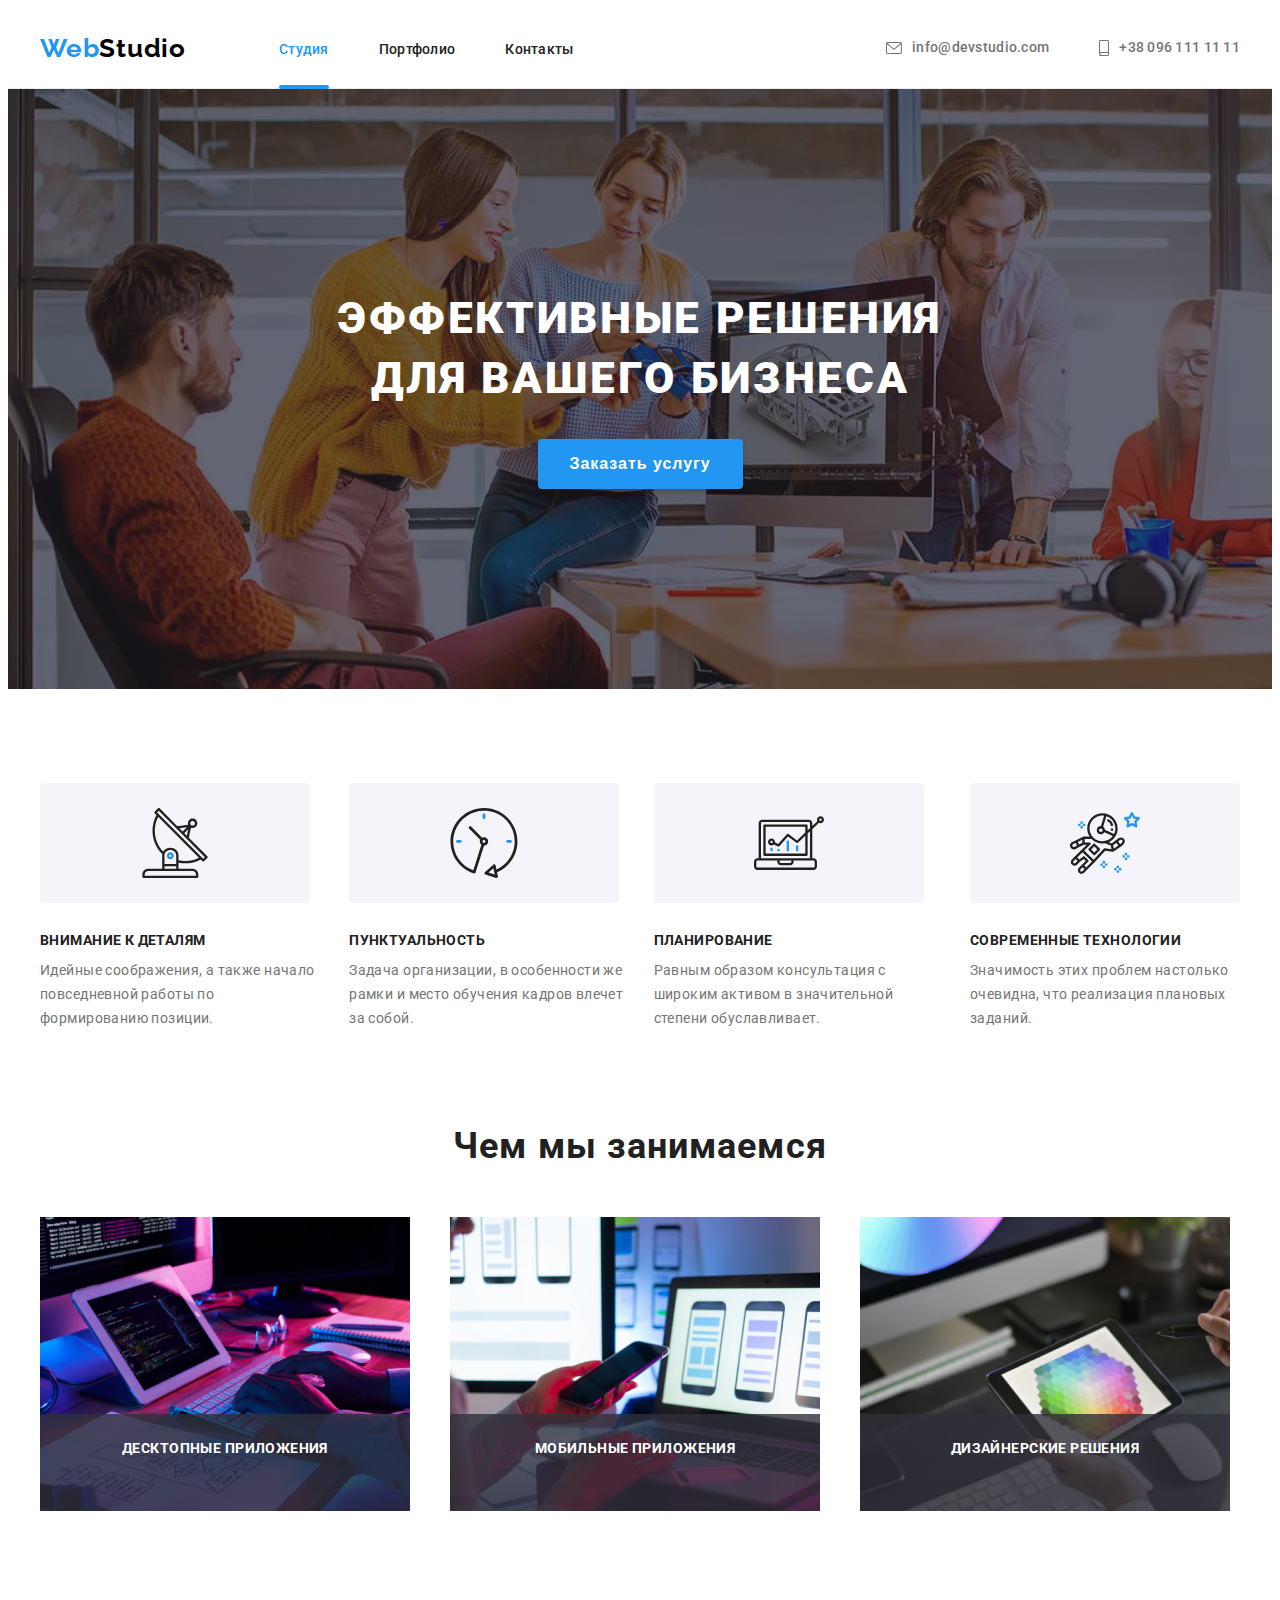
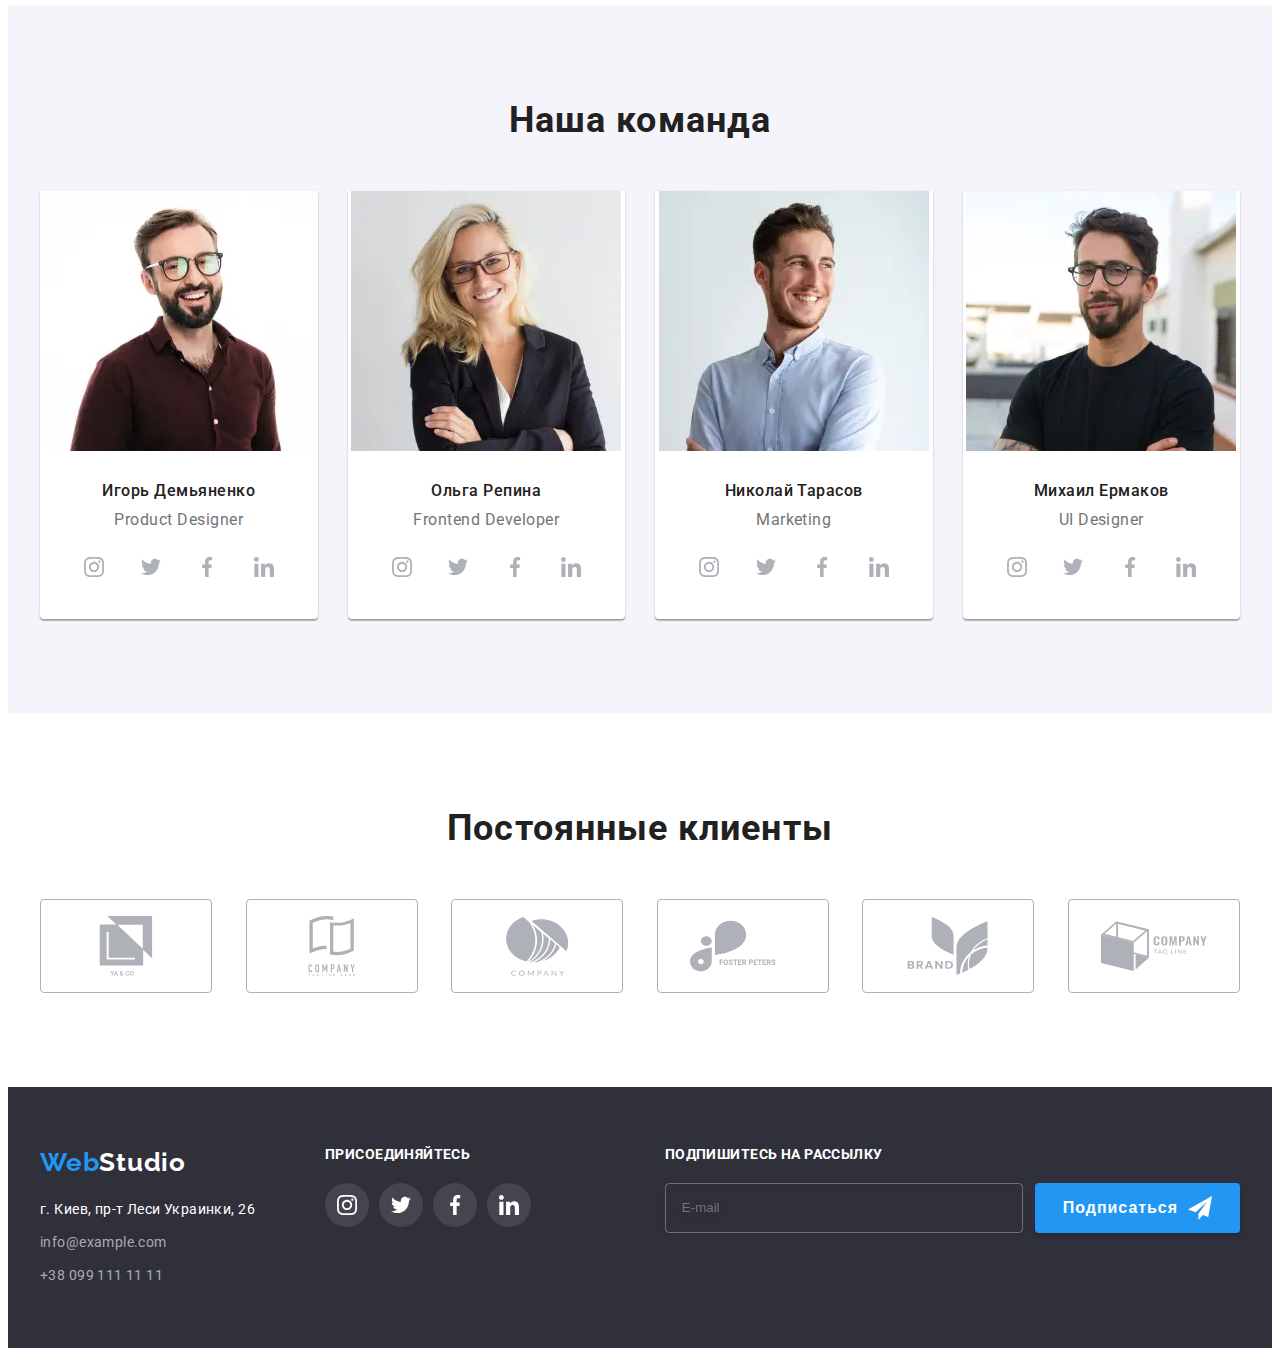
<file: index.html>
<!DOCTYPE html>
<html lang="ru">
<head>
    <meta charset="UTF-8">
    <meta http-equiv="X-UA-Compatible" content="IE=edge">
    <meta name="viewport" content="width=device-width, initial-scale=1.0">
    <title>WebStudio</title>
    <link rel="preconnect" href="https://fonts.gstatic.com">
    <link href="https://fonts.googleapis.com/css2?family=Raleway:wght@700&family=Roboto:wght@400;500;700;900&display=swap"
        rel="stylesheet">
    <link rel="stylesheet" href="https://cdnjs.cloudflare.com/ajax/libs/modern-normalize/1.0.0/modern-normalize.min.css"
            integrity="sha512-ISS7cAi1PEhQ8jnbJpJZMd29NlhNj4AWYyLOSp2CE/CsHxTCu+r+t0D2yoJudVrd0/8fTVPUVDzY5Tvli75u/g=="
            crossorigin="anonymous" />
    <link rel="stylesheet" href="./css/main.min.css">
</head>
<body>
    <!-- Header --> 
    <header class="header">
        <div class="container header-container">
            <nav class="header-navigation">
                <a class="logo-link header__logo link" href="./index.html">
                    <span class="logo-link__first-logo" lang="en">Web<span class="logo-link__second-logo" lang="en">Studio</span></span>
                </a>
                <ul class="navigation-list list">
                    <li class="navigation-list__item">
                        <a class="navigation-list__link header-current link " href="./index.html">Студия</a>
                    </li>
                    <li class="navigation-list__item">
                        <a class="navigation-list__link link" href="./portfolio.html">Портфолио</a>
                    </li>
                    <li class="navigation-list__item">
                        <a class="navigation-list__link link" href="">Контакты</a>
                    </li>
                </ul>
            </nav>
            <button type="button" class="header__mobile-menu-btn" data-menu-button>
                <svg class="header__mobile-menu-icon" width='40px' height='40px'>
                    <use href="./images/sprite.svg#icon-burger"></use>
                </svg>
            </button>
            <ul class="header-contacts-list list">
                <li class="header-contacts-list__item">
                    <a class="header-contacts-list__link link" href="mailto:info@devstudio.com">
                        <svg class="header-contacts-list__logo header-contacts-list__mail-logo" width='16' height="12">
                            <use href="./images/sprite.svg#icon-mail"></use>
                        </svg>
                        info@devstudio.com
                    </a>
                </li>
                <li class="header-contacts-list__item" >
                    <a class="header-contacts-list__link link" href="tel:+380961111111">
                        <svg class="header-contacts-list__logo" width='10' height="16">
                            <use href="./images/sprite.svg#icon-smartphone"></use>
                        </svg>
                        +38 096 111 11 11
                    </a>
                </li>
            </ul>
        </div>
        <div class="mobile-menu" data-menu>
            <div class="container mobile-menu__container">
                <button type="button" class="mobile-menu__close-btn" data-menu-close>
                    <svg class="mobile-menu__close-icon" width="40px" height="40px">
                        <use href="./images/sprite.svg#icon-close"></use>
                    </svg>
                </button>
                <ul class="mobile-menu__nav-list list">
                    <li class="mobile-menu__nav-list-item">
                        <a class="mobile-menu__nav-list-link current link " href="./index.html">Студия</a>
                    </li>
                    <li class="mobile-menu__nav-list-item">
                        <a class="mobile-menu__nav-list-link link" href="./portfolio.html">Портфолио</a>
                    </li>
                    <li class="mobile-menu__nav-list-item">
                        <a href="" class="mobile-menu__nav-list-link link" href="">Контакты</a>
                    </li>
                </ul>
                <ul class="mobile-menu__contacts-list list">
                    <li class="mobile-menu__contacts-list-item">
                        <a class="mobile-menu__contacts-list-link mobile-menu__tel-link link" href="tel:+380961111111">+38 096 111 11 11</a>
                    </li>
                    <li class="mobile-menu__contacts-list-item">
                        <a class="mobile-menu__contacts-list-link mobile-menu__mail-link link" href="mailto:info@devstudio.com">info@devstudio.com</a>
                    </li>
                </ul>
                <ul class="mobile-menu__social-list list">
                    <li class="mobile-menu__social-list-item">
                        <a href="" class="mobile-menu__social-list-link link">Instagram</a>
                    </li>
                    <li class="mobile-menu__social-list-item">
                        <a href="" class="mobile-menu__social-list-link link">Twitter</a>
                    </li>
                    <li class="mobile-menu__social-list-item">
                        <a href="" class="mobile-menu__social-list-link link">Facebook</a>
                    </li>
                    <li class="mobile-menu__social-list-item">
                        <a href="" class="mobile-menu__social-list-link link">LinkedIn</a>
                    </li>
                </ul>
            </div>
        </div>        
    </header>
    <main>
        <!-- Hero section --> 
        <section class="hero">
            <div class="container hero-container">
                <h1 class="hero__title">Эффективные решения для вашего бизнеса</h1>
                <button class="modal-btn hero__btn" type="button" data-modal-open>Заказать услугу</button>
            </div>
        </section>
        <!--Features-->
        <section class="features section">
            <div class="container">
                <h2 hidden>Особенности</h2>
                <ul class="features-list list">
                    <li class="features-list__item">
                        <div class="features-list__bg">
                            <svg class="features-list__logo" width='70' height="70">
                            <use href="./images/sprite.svg#icon-antenna"></use>
                            </svg>
                        </div>
                        <span class="features-list__suptitle">
                            Внимание к деталям
                        </span>
                        <p class="features-list__suptitle-descritpion">
                            Идейные соображения, а также начало повседневной работы по формированию позиции.
                        </p>
                    </li>
                    <li class="features-list__item">
                        <div class="features-list__bg">
                            <svg class="features-list__logo" width='70' height="70">
                                <use href="./images/sprite.svg#icon-clock"></use>
                            </svg>
                        </div>
                        <span class="features-list__suptitle">
                            Пунктуальность
                        </span>
                        <p class="features-list__suptitle-descritpion">
                            Задача организации, в особенности же рамки и место обучения кадров влечет за собой.
                        </p>
                    </li>
                    <li class="features-list__item">
                        <div class="features-list__bg">
                            <svg class="features-list__logo" width='70' height="70">
                                <use href="./images/sprite.svg#icon-diagram"></use>
                            </svg>
                        </div>
                        <span class="features-list__suptitle">
                            Планирование
                        </span>
                        <p class="features-list__suptitle-descritpion">
                            Равным образом консультация с широким активом в значительной степени обуславливает.
                        </p>
                    </li>
                    <li class="features-list__item">
                        <div class="features-list__bg">
                            <svg class="features-list__logo" width='70' height="70">
                                <use href="./images/sprite.svg#icon-astronaut"></use>
                            </svg>
                        </div>
                        <span class="features-list__suptitle">
                            Современные технологии
                        </span>
                        <p class="features-list__suptitle-descritpion">
                            Значимость этих проблем настолько очевидна, что реализация плановых заданий.
                        </p>
                    </li>
                </ul>
            </div>
        </section>
        
        <!--What we do-->
        <section class="what-we-do">
            <div class="container">
                <h2 class="section-title what-we-do__title">Чем мы занимаемся</h2>
                <ul class="what-we-do-list list">
                    <li class="what-we-do-list__item">
                        <img class="what-we-do-list__link" src="./images/whatwedo/image-1.png" alt="Человек набирает код" width="370"
                            height="294">
                        <p class="what-we-do-list__description">
                            Десктопные приложения
                        </p>
                    </li>
                    <li class="what-we-do-list__item">
                        <img class="what-we-do-list__link" src="./images/whatwedo/image-2.png"
                            alt="Человек разрабатывает мобильный дизайн сайта" width="370" height="294">
                        <p class="what-we-do-list__description">
                            Мобильные приложения
                        </p>
                    </li>
                    <li class="what-we-do-list__item">
                        <img class="what-we-do-list__link" src="./images/whatwedo/image-3.png"
                            alt="Человек занимается графическим дизайном" width="370" height="294">
                        <p class="what-we-do-list__description">
                            Дизайнерские решения
                        </p>
                    </li>
                </ul>
            </div>
        </section>
        <!--Our team-->
        <section class="our-team section">
            <div class="container">
                <h2 class="section-title our-team__title">Наша команда</h2>
                <ul class="our-team-list our-team__members list">
                    <li class="our-team-list__item">
                        <picture>
                            <source srcset="./images/team/team-img-1-desktop.webp 1x, ./images/team/team-img-1-desktop@2x.webp 2x" media="(min-width: 1200px") type="image/webp">
                            <source srcset="./images/team/team-img-1-desktop.jpg 1x, ./images/team/team-img-1-desktop@2x.jpg 2x"
                                media="(min-width: 1200px" )>
                            <source srcset="./images/team/team-img-1-tablet.webp 1x, ./images/team/team-img-1-tablet@2x.webp 2x" media="(min-width: 768px") type="image/webp">
                            <source srcset="./images/team/team-img-1-tablet.jpg 1x, ./images/team/team-img-1-tablet@2x.jpg 2x"
                                media="(min-width: 768px" )>
                            <source srcset="./images/team/team-img-1-mobile.webp 1x, ./images/team/team-img-1-mobile@2x.webp 2x" media="(max-width: 767px") type="image/webp">
                            <source srcset="./images/team/team-img-1-mobile.jpg 1x, ./images/team/team-img-1-mobile@2x.jpg 2x"
                                media="(max-width: 767px" )>
                            <img class="our-team-list__img" src="./images/team/co-worker-img-1.jpg" alt="Человек стоит и улыбается">   
                        </picture>
                        <div class="our-team-list__content">
                            <h3 class="our-team-list__name">Игорь Демьяненко</h3>
                            <p class="our-team-list__position" lang="en">Product Designer</p>
                            <ul class="social-list list">
                                <li class="social-list__item">
                                    <a href="" class="social-link">
                                        <svg class="social-link__icon" width="20px" height="20px">
                                            <use href="./images/sprite.svg#icon-instagram"></use>
                                        </svg>
                                    </a>
                                </li>
                                <li class="social-list__item">
                                    <a href="" class="social-link">
                                        <svg class="social-link__icon" width="20px" height="20px">
                                            <use href="./images/sprite.svg#icon-twitter"></use>
                                        </svg>
                                    </a>
                                </li>
                                <li class="social-list__item">
                                    <a href="" class="social-link">
                                        <svg class="social-link__icon"width="20px" height="20px">
                                            <use href="./images/sprite.svg#icon-facebook"></use>
                                        </svg>
                                    </a>
                                </li>
                                <li class="social-list__item">
                                    <a href="" class="social-link">
                                        <svg class="social-link__icon" width="20px" height="20px">
                                            <use href="./images/sprite.svg#icon-linkedin"></use>
                                        </svg>
                                    </a>
                                </li>
                            </ul>
                        </div>
                    </li>
                    <li class="our-team-list__item">
                        <picture>
                            <source srcset="./images/team/team-img-2-desktop.webp 1x, ./images/team/team-img-2-desktop@2x.webp 2x"
                                media="(min-width: 1200px" ) type="image/webp">
                            <source srcset="./images/team/team-img-2-desktop.jpg 1x, ./images/team/team-img-2-desktop@2x.jpg 2x"
                                media="(min-width: 1200px" )>
                            <source srcset="./images/team/team-img-2-tablet.webp 1x, ./images/team/team-img-2-tablet@2x.webp 2x"
                                media="(min-width: 768px" ) type="image/webp">
                            <source srcset="./images/team/team-img-2-tablet.jpg 1x, ./images/team/team-img-2-tablet@2x.jpg 2x"
                                media="(min-width: 768px" )>
                            <source srcset="./images/team/team-img-2-mobile.webp 1x, ./images/team/team-img-2-mobile@2x.webp 2x"
                                media="(max-width: 767px" ) type="image/webp">
                            <source srcset="./images/team/team-img-2-mobile.jpg 1x, ./images/team/team-img-2-mobile@2x.jpg 2x"
                                media="(max-width: 767px" )>
                            <img class="our-team-list__img" src="./images/team/co-worker-img-2.jpg"
                            alt="Человек стоит и улыбается скрестив руки на груди">  
                        </picture>                        
                        <div class="our-team-list__content">
                            <h3 class="our-team-list__name">Ольга Репина</h3>
                            <p class="our-team-list__position" lang="en">Frontend Developer</p>
                            <ul class="social-list list">
                                <li class="social-list__item">
                                    <a href="" class="social-link">
                                        <svg class="social-link__icon" width="20px" height="20px">
                                            <use href="./images/sprite.svg#icon-instagram"></use>
                                        </svg>
                                    </a>
                                </li>
                                <li class="social-list__item">
                                    <a href="" class="social-link">
                                        <svg class="social-link__icon" width="20px" height="20px">
                                            <use href="./images/sprite.svg#icon-twitter"></use>
                                        </svg>
                                    </a>
                                </li>
                                <li class="social-list__item">
                                    <a href="" class="social-link">
                                        <svg class="social-link__icon" width="20px" height="20px">
                                            <use href="./images/sprite.svg#icon-facebook"></use>
                                        </svg>
                                    </a>
                                </li>
                                <li class="social-list__item">
                                    <a href="" class="social-link">
                                        <svg class="social-link__icon" width="20px" height="20px">
                                            <use href="./images/sprite.svg#icon-linkedin"></use>
                                        </svg>
                                    </a>
                                </li>
                            </ul>
                        </div>
                    </li>
                    <li class="our-team-list__item">
                        <picture>
                            <source srcset="./images/team/team-img-3-desktop.webp 1x, ./images/team/team-img-3-desktop@2x.webp 2x"
                                media="(min-width: 1200px" ) type="image/webp">
                            <source srcset="./images/team/team-img-3-desktop.jpg 1x, ./images/team/team-img-3-desktop@2x.jpg 2x"
                                media="(min-width: 1200px" )>
                            <source srcset="./images/team/team-img-3-tablet.webp 1x, ./images/team/team-img-3-tablet@2x.webp 2x"
                                media="(min-width: 768px" ) type="image/webp">
                            <source srcset="./images/team/team-img-3-tablet.jpg 1x, ./images/team/team-img-3-tablet@2x.jpg 2x"
                                media="(min-width: 768px" )>
                            <source srcset="./images/team/team-img-3-mobile.webp 1x, ./images/team/team-img-3-mobile@2x.webp 2x"
                                media="(max-width: 767px" ) type="image/webp">
                            <source srcset="./images/team/team-img-3-mobile.jpg 1x, ./images/team/team-img-3-mobile@2x.jpg 2x"
                                media="(max-width: 767px" )>
                            <img class="our-team-list__img" src="./images/team/co-worker-img-3.jpg"
                            alt="Человек стоит и улыбается скрестив руки на груди">  
                        </picture>                        
                        <div class="our-team-list__content">
                            <h3 class="our-team-list__name">Николай Тарасов</h3>
                            <p class="our-team-list__position" lang="en">Marketing</p>
                            <ul class="social-list list">
                                <li class="social-list__item">
                                    <a href="" class="social-link">
                                        <svg class="social-link__icon" width="20px" height="20px">
                                            <use href="./images/sprite.svg#icon-instagram"></use>
                                        </svg>
                                    </a>
                                </li>
                                <li class="social-list__item">
                                    <a href="" class="social-link">
                                        <svg class="social-link__icon" width="20px" height="20px">
                                            <use href="./images/sprite.svg#icon-twitter"></use>
                                        </svg>
                                    </a>
                                </li>
                                <li class="social-list__item">
                                    <a href="" class="social-link">
                                        <svg class="social-link__icon" width="20px" height="20px">
                                            <use href="./images/sprite.svg#icon-facebook"></use>
                                        </svg>
                                    </a>
                                </li>
                                <li class="social-list__item">
                                    <a href="" class="social-link">
                                        <svg class="social-link__icon" width="20px" height="20px">
                                            <use href="./images/sprite.svg#icon-linkedin"></use>
                                        </svg>
                                    </a>
                                </li>
                            </ul>
                        </div>
                    </li>
                    <li class="our-team-list__item">
                        <picture>
                            <source srcset="./images/team/team-img-4-desktop.webp 1x, ./images/team/team-img-4-desktop@2x.webp 2x"
                                media="(min-width: 1200px" ) type="image/webp">
                            <source srcset="./images/team/team-img-4-desktop.jpg 1x, ./images/team/team-img-4-desktop@2x.jpg 2x"
                                media="(min-width: 1200px" )>
                            <source srcset="./images/team/team-img-4-tablet.webp 1x, ./images/team/team-img-4-tablet@2x.webp 2x"
                                media="(min-width: 768px" ) type="image/webp">
                            <source srcset="./images/team/team-img-4-tablet.jpg 1x, ./images/team/team-img-4-tablet@2x.jpg 2x"
                                media="(min-width: 768px" )>
                            <source srcset="./images/team/team-img-4-mobile.webp 1x, ./images/team/team-img-4-mobile@2x.webp 2x"
                                media="(max-width: 767px" ) type="image/webp">
                            <source srcset="./images/team/team-img-4-mobile.jpg 1x, ./images/team/team-img-4-mobile@2x.jpg 2x"
                                media="(max-width: 767px" )>
                            <img class="our-team-list__img" src="./images/team/co-worker-img-4.jpg"
                            alt="Человек стоит и улыбается скрестив руки на груди">  
                        </picture>                        
                        <div class="our-team-list__content">
                            <h3 class="our-team-list__name">Михаил Ермаков</h3>
                            <p class="our-team-list__position" lang="en">UI Designer</p>
                            <ul class="social-list list">
                                <li class="social-list__item">
                                    <a href="" class="social-link">
                                        <svg class="social-link__icon" width="20px" height="20px">
                                            <use href="./images/sprite.svg#icon-instagram"></use>
                                        </svg>
                                    </a>
                                </li>
                                <li class="social-list__item">
                                    <a href="" class="social-link">
                                        <svg class="social-link__icon" width="20px" height="20px">
                                            <use href="./images/sprite.svg#icon-twitter"></use>
                                        </svg>
                                    </a>
                                </li>
                                <li class="social-list__item">
                                    <a href="" class="social-link">
                                        <svg class="social-link__icon" width="20px" height="20px">
                                            <use href="./images/sprite.svg#icon-facebook"></use>
                                        </svg>
                                    </a>
                                </li>
                                <li class="social-list__item">
                                    <a href="" class="social-link">
                                        <svg class="social-link__icon" width="20px" height="20px">
                                            <use href="./images/sprite.svg#icon-linkedin"></use>
                                        </svg>
                                    </a>
                                </li>
                            </ul>
                        </div>
                    </li>
                </ul>
            </div>
        </section>
        <!--Our clients-->
        <section class="our-clients section">
            <div class="container">
                <h2 class="section-title our-clients__title">Постоянные клиенты</h2>
                <ul class="clients-list list">
                    <li class="clients-list__item">
                        <a href="" class="clients-list__link">
                            <svg class="clients-list__icon" width="106px" height="60px">
                                <use href="./images/sprite.svg#icon-company-1"></use>
                            </svg>
                        </a>
                    </li>
                    <li class="clients-list__item">
                        <a href="" class="clients-list__link">
                            <svg class="clients-list__icon" width="106px" height="60px">
                                <use href="./images/sprite.svg#icon-company-2"></use>
                            </svg>
                        </a>
                    </li>
                    <li class="clients-list__item">
                        <a href="" class="clients-list__link">
                            <svg class="clients-list__icon" width="106px" height="60px">
                                <use href="./images/sprite.svg#icon-company-3"></use>
                            </svg>
                        </a>
                    </li>
                    <li class="clients-list__item">
                        <a href="" class="clients-list__link">
                            <svg class="clients-list__icon" width="106px" height="60px">
                                <use href="./images/sprite.svg#icon-company-4"></use>
                            </svg>
                        </a>
                    </li>
                    <li class="clients-list__item">
                        <a href="" class="clients-list__link">
                            <svg class="clients-list__icon" width="106px" height="60px">
                                <use href="./images/sprite.svg#icon-company-5"></use>
                            </svg>
                        </a>
                    </li>
                    <li class="clients-list__item">
                        <a href="" class="clients-list__link">
                            <svg class="clients-list__icon" width="106px" height="60px">
                                <use href="./images/sprite.svg#icon-company-6"></use>
                            </svg>
                        </a>
                    </li>
                </ul>
            </div>
        </section>
    </main>
    
    <footer class="footer">
        <div class="container footer-container">
            <div class="footer-tablet-wrapper">    
                <div class="footer-address-wrap">
                    <a class="logo-link link" href="./index.html">
                        <span class="logo-link__first-logo" lang="en">Web<span class="logo-link__footer-second-logo" lang="en">Studio</span></span>
                    </a>
                    <address class="address">
                        <ul class="addres-list list">
                            <li class="addres-list__item">
                                <a class="addres-list__link" href="https://goo.gl/maps/A3ritBZA11thju577" target="_blank"
                                    rel="noopener noreferrer">
                                    г. Киев, пр-т Леси Украинки, 26
                                </a>
                            </li>
                            <li class="addres-list__item">
                                <a class="addres-list__contacts" href="mailto:info@example.com">
                                    info@example.com
                                </a>
                            </li>
                            <li class="addres-list__item">
                                <a class="addres-list__contacts" href="tel:+380991111111">
                                    +38 099 111 11 11
                                </a>
                            </li>
                        </ul>
                    </address>
                </div>
                <div class="footer-socail">
                    <b class="footer-social__list-heading">присоединяйтесь</b>
                    <ul class="social-list footer-social__list list">
                        <li class="social-list__item">
                            <a href="" class="social-link social-link_theme-dark">
                                <svg class="social-link__icon_theme-dark" width="20px" height="20px">
                                    <use href="./images/sprite.svg#icon-instagram"></use>
                                </svg>
                            </a>
                        </li>
                        <li class="social-list__item">
                            <a href="" class="social-link social-link_theme-dark">
                                <svg class="social-link__icon_theme-dark" width="20px" height="20px">
                                    <use href="./images/sprite.svg#icon-twitter"></use>
                                </svg>
                            </a>
                        </li>
                        <li class="social-list__item">
                            <a href="" class="social-link social-link_theme-dark">
                                <svg class="social-link__icon_theme-dark" width="20px" height="20px">
                                    <use href="./images/sprite.svg#icon-facebook"></use>
                                </svg>
                            </a>
                        </li>
                        <li class="social-list__item">
                            <a href="" class="social-link social-link_theme-dark">
                                <svg class="social-link__icon_theme-dark" width="20px" height="20px">
                                    <use href="./images/sprite.svg#icon-linkedin"></use>
                                </svg>
                            </a>
                        </li>
                    </ul>
                </div>
            </div>    
            <div class="footer-form">
                <form action="" class="footer-sbscr-form">
                  <p class="footer-sbscr-form__head">Подпишитесь на рассылку</p> 
                   <div class="footer-sbscr-form__wrapper">
                        <input type="email" name="user-email-sbscr" class="footer-sbscr-form__input" placeholder="E-mail" required>
                        <button type="submit" class="footer-sbscr-form__btn">
                        Подписаться
                        <svg class="footer-sbscr-form__icon" width="24px" height="24px">
                            <use href="./images/sprite.svg#icon-send"></use>
                        </svg>
                            </button>  
                   </div> 
                </form>
            </div>
        </div>
    </footer>
    <!-- modal window-->
    <div class="backdrop is-hidden" data-modal>
        <div class="modal-window">
            <button type="button" class="modal-close-btn" data-modal-close>
                <svg class="modal-window-btn">
                    <use href="./images/sprite.svg#icon-close"></use>
                </svg>
            </button>
            <form action="#" class="modal-form">
                <p class="modal-form-head">Оставьте свои данные, мы вам перезвоним</p>
                <label for="name" class="modal-form-field">
                    Имя
                </label>
                <div class="modal-form-wrapper">
                    <input type="text" name="user-name" class="modal-form-input" id="name" minlength="2" required>
                    <svg class="modal-form-icon" width="18px" height="18px">
                    <use href="./images/sprite.svg#icon-person-logo"></use>
                    </svg>  
                </div>
                <label for="phone" class="modal-form-field">
                    Телефон
                </label>
                <div class="modal-form-wrapper">
                    <input type="tel" name="user-phone" class="modal-form-input" id="phone" required 
                    pattern="[0-9]{3}-[0-9]{3}-[0-9]{2}-[0-9]{2}" title="050-111-11-11">
                    <svg class="modal-form-icon" width="18px" height="18px">
                        <use href="./images/sprite.svg#icon-phone-logo"></use>
                    </svg>  
                </div>
                <label for="email" class="modal-form-field">
                    Почта
                </label>
                <div class="modal-form-wrapper">
                    <input type="email" name="user-email" class="modal-form-input" id="email" required>
                    <svg class="modal-form-icon" width="18px" height="18px">
                        <use href="./images/sprite.svg#icon-email-logo"></use>
                    </svg>
                </div>          
                <label for="comment" class="modal-form-field">
                    Комментарий
                </label>
                <textarea name="user-messsage" id="comment" class="modal-form-comment" placeholder="Введите текст"></textarea>
                <input type="checkbox" name="user-policy" class="modal-form-input-checkbox visually-hidden" id="checkbox-policy" required>
                <label for="checkbox-policy" class="modal-form-checkbox-policy">
                    Соглашаюсь с рассылкой и принимаю <a class="modal-form-policy-link" href="">Условия договора</a> 
                </label>
                <button type="submit" class="modal-form-btn">Отправить</button>
            </form>
        </div>
    </div>
    <script src="./js/modal.js"></script>
    <script src="./js/menu.js"></script>
</body>
</html>
</file>
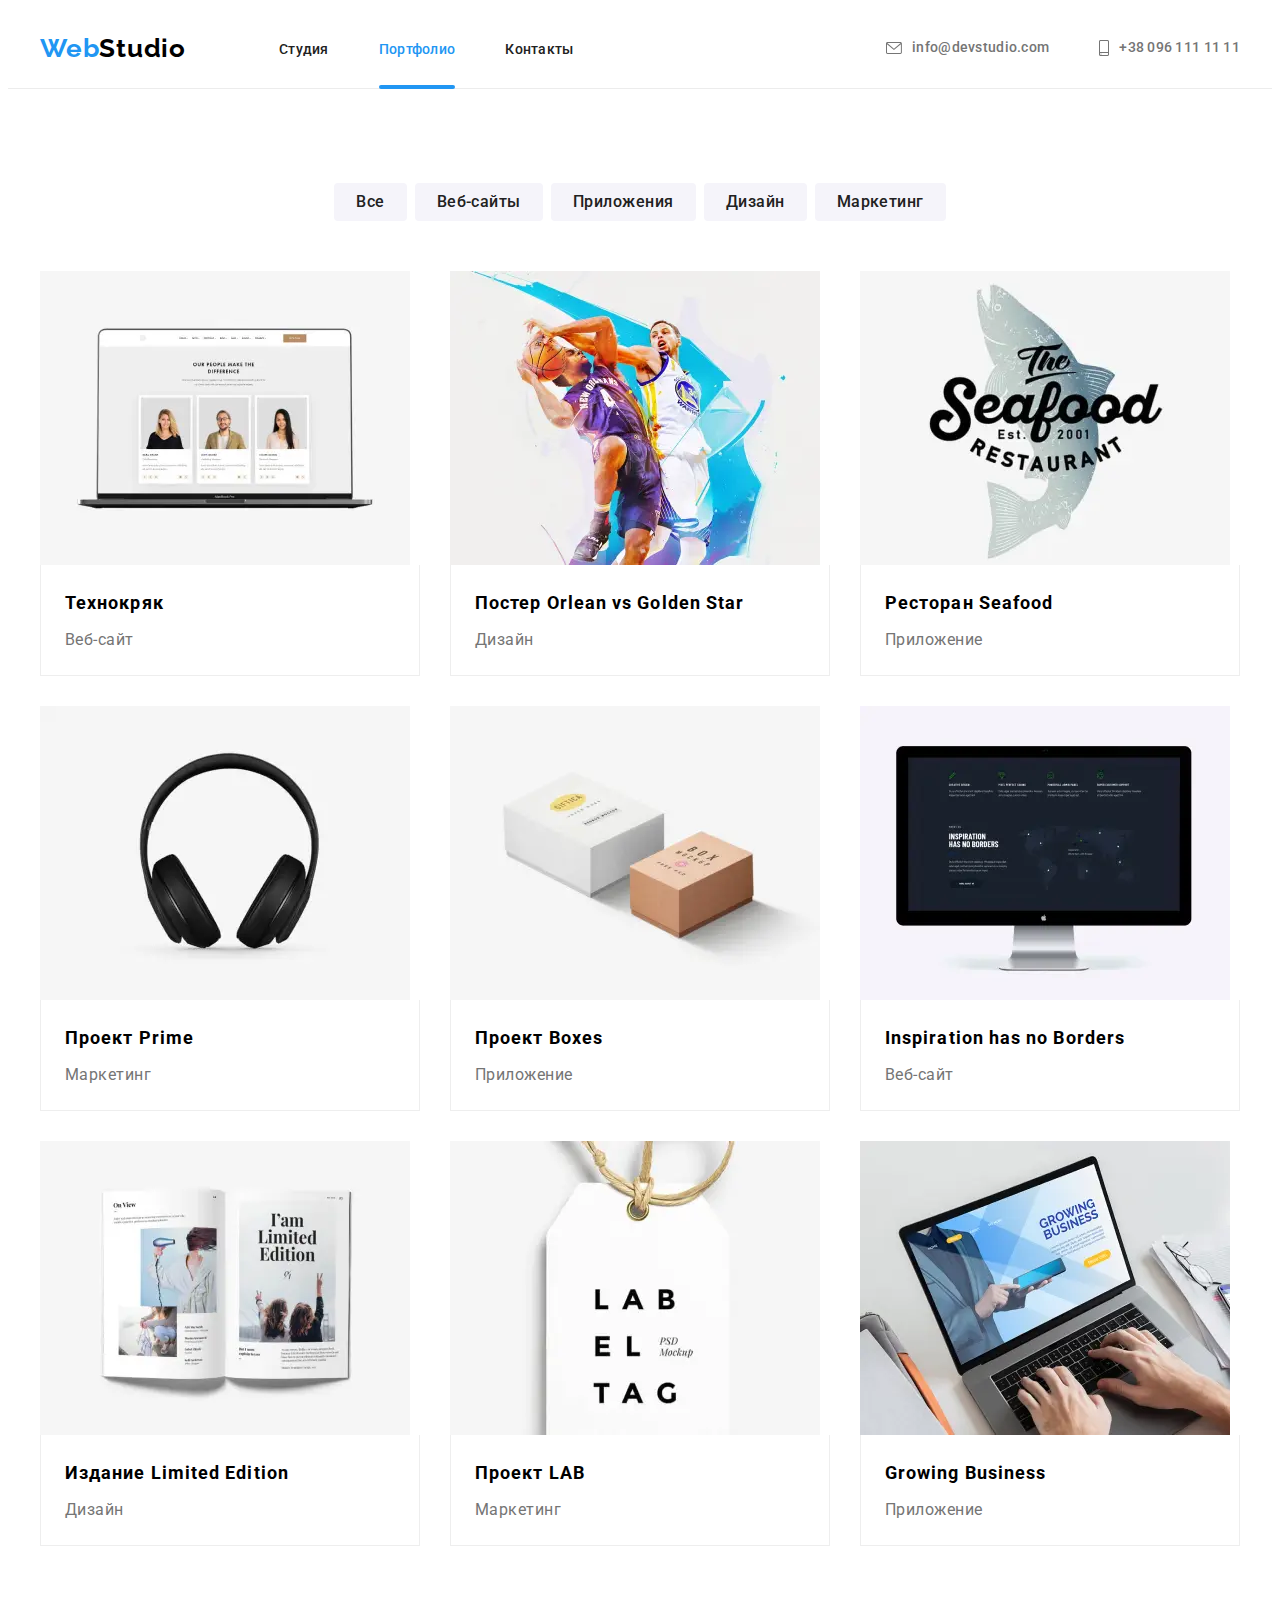
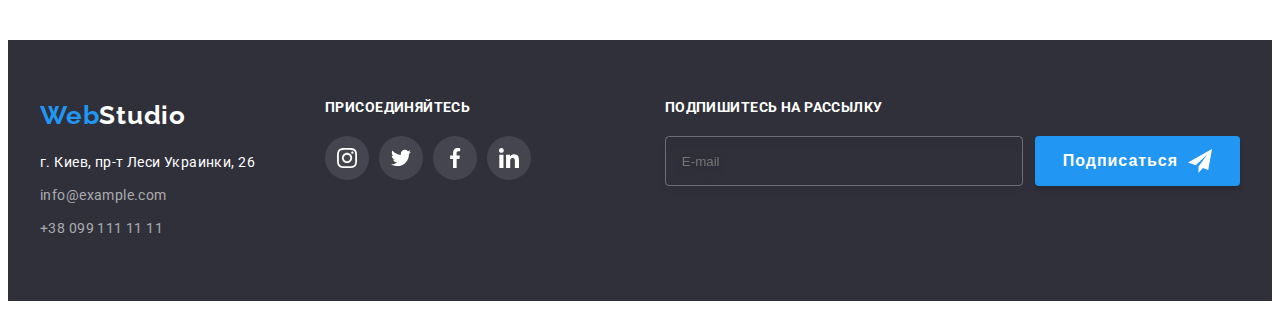
<file: portfolio.html>
<!DOCTYPE html>
<html lang="ru">
<head>
    <meta charset="UTF-8">
    <meta http-equiv="X-UA-Compatible" content="IE=edge">
    <meta name="viewport" content="width=device-width, initial-scale=1.0">
    <title>WebStudio</title>
    <link rel="preconnect" href="https://fonts.gstatic.com">
    <link
        href="https://fonts.googleapis.com/css2?family=Raleway:wght@700&family=Roboto:wght@400;500;700;900&display=swap"
        rel="stylesheet">
    <link rel="stylesheet" href="https://cdnjs.cloudflare.com/ajax/libs/modern-normalize/1.0.0/modern-normalize.min.css"
        integrity="sha512-ISS7cAi1PEhQ8jnbJpJZMd29NlhNj4AWYyLOSp2CE/CsHxTCu+r+t0D2yoJudVrd0/8fTVPUVDzY5Tvli75u/g=="
        crossorigin="anonymous" />
    <link rel="stylesheet" href="./css/main.min.css">
</head>
<body>
    <!-- Header -->
    <header class="header">
        <div class="container header-container">
            <nav class="header-navigation">
                <a class="logo-link header__logo link" href="./index.html">
                    <span class="logo-link__first-logo" lang="en">Web<span class="logo-link__second-logo"
                            lang="en">Studio</span></span>
                </a>
                <ul class="navigation-list list">
                    <li class="navigation-list__item">
                        <a class="navigation-list__link  link" href="./index.html">Студия</a>
                    </li>
                    <li class="navigation-list__item">
                        <a class="navigation-list__link link header-current" href="./portfolio.html">Портфолио</a>
                    </li>
                    <li class="navigation-list__item">
                        <a class="navigation-list__link link" href="">Контакты</a>
                    </li>
                </ul>
            </nav>
            <button type="button" class="header__mobile-menu-btn" data-menu-button>
                <svg class="header__mobile-menu-icon" width='40px' height='40px'>
                    <use href="./images/sprite.svg#icon-burger"></use>
                </svg>
            </button>
            <ul class="header-contacts-list list">
                <li class="header-contacts-list__item">
                    <a class="header-contacts-list__link link" href="mailto:info@devstudio.com">
                        <svg class="header-contacts-list__logo header-contacts-list__mail-logo" width='16' height="12">
                            <use href="./images/sprite.svg#icon-mail"></use>
                        </svg>
                        info@devstudio.com
                    </a>
                </li>
                <li class="header-contacts-list__item">
                    <a class="header-contacts-list__link link" href="tel:+380961111111">
                        <svg class="header-contacts-list__logo" width='10' height="16">
                            <use href="./images/sprite.svg#icon-smartphone"></use>
                        </svg>
                        +38 096 111 11 11
                    </a>
                </li>
            </ul>
        </div>
        <div class="mobile-menu" data-menu>
            <div class="container mobile-menu__container">
                <button type="button" class="mobile-menu__close-btn" data-menu-close>
                    <svg class="mobile-menu__close-icon" width="40px" height="40px">
                        <use href="./images/sprite.svg#icon-close"></use>
                    </svg>
                </button>
                <ul class="mobile-menu__nav-list list">
                    <li class="mobile-menu__nav-list-item">
                        <a class="mobile-menu__nav-list-link link " href="./index.html">Студия</a>
                    </li>
                    <li class="mobile-menu__nav-list-item">
                        <a class="mobile-menu__nav-list-link link header-current" href="./portfolio.html">Портфолио</a>
                    </li>
                    <li class="mobile-menu__nav-list-item">
                        <a class="mobile-menu__nav-list-link link" href="">Контакты</a>
                    </li>
                </ul>
                <ul class="mobile-menu__contacts-list list">
                    <li class="mobile-menu__contacts-list-item">
                        <a class="mobile-menu__contacts-list-link mobile-menu__tel-link link" href="tel:+380961111111">+38
                            096 111 11 11</a>
                    </li>
                    <li class="mobile-menu__contacts-list-item">
                        <a class="mobile-menu__contacts-list-link mobile-menu__mail-link link"
                            href="mailto:info@devstudio.com">info@devstudio.com</a>
                    </li>
                </ul>
                <ul class="mobile-menu__social-list list">
                    <li class="mobile-menu__social-list-item">
                        <a href="" class="mobile-menu__social-list-link link">Instagram</a>
                    </li>
                    <li class="mobile-menu__social-list-item">
                        <a href="" class="mobile-menu__social-list-link link">Twitter</a>
                    </li>
                    <li class="mobile-menu__social-list-item">
                        <a href="" class="mobile-menu__social-list-link link">Facebook</a>
                    </li>
                    <li class="mobile-menu__social-list-item">
                        <a href="" class="mobile-menu__social-list-link link">LinkedIn</a>
                    </li>
                </ul>
            </div>
        </div>
    </header>
    <main>
        <section class="section">
            <div class="container">
                <h2 hidden>Портфолио</h2>
                <!-- Portfolio Navigation Buttons-->
                <ul class="portfolio-nav-list list">
                    <li class="portfolio-nav-list__item">
                        <button class="portfolio-nav-list__btn" type="button">Все</button>
                    </li>
                    <li class="portfolio-nav-list__item">
                        <button class="portfolio-nav-list__btn" type="button">Веб-сайты</button>
                    </li>
                    <li class="portfolio-nav-list__item">
                        <button class="portfolio-nav-list__btn" type="button">Приложения</button>
                    </li>
                    <li class="portfolio-nav-list__item">
                        <button class="portfolio-nav-list__btn" type="button">Дизайн</button>
                    </li>
                    <li class="portfolio-nav-list__item">
                        <button class="portfolio-nav-list__btn" type="button">Маркетинг</button>
                    </li>
                </ul>
                <!--Portfolio menu-->
                <ul class="portfolio-сatalog list">
                    <li class="portfolio-сatalog__item">
                        <a href="#" class="portfolio-product-wrapper link">
                            <div class="portfolio-product-wrapper__img">
                                <picture>
                                    <source srcset="./images/portfolio/portfolio-img-1-desktop.webp 1x, ./images/portfolio/portfolio-img-1-desktop@2x.webp 2x"
                                        media="(min-width: 1200px" ) type="image/webp">
                                    <source srcset="./images/portfolio/portfolio-img-1-desktop.jpg 1x, ./images/portfolio/portfolio-img-1-desktop@2x.jpg 2x"
                                        media="(min-width: 1200px" )>
                                    <source srcset="./images/portfolio/portfolio-img-1-tablet.webp 1x, ./images/portfolio/portfolio-img-1-tablet@2x.webp 2x"
                                        media="(min-width: 768px" ) type="image/webp">
                                    <source srcset="./images/portfolio/portfolio-img-1-tablet.jpg 1x, ./images/portfolio/portfolio-img-1-tablet@2x.jpg 2x"
                                        media="(min-width: 768px" )>
                                    <source srcset="./images/portfolio/portfolio-img-1-mobile.webp 1x, ./images/portfolio/portfolio-img-1-mobile@2x.webp 2x"
                                        media="(max-width: 767px" ) type="image/webp">
                                    <source srcset="./images/portfolio/portfolio-img-1-mobile.jpg 1x, ./images/portfolio/portfolio-img-1-mobile@2x.jpg 2x"
                                        media="(max-width: 767px" )>
                                    <img class="portfolio-catalog__img" src="./images/portfolio/portfolio-img-1.png" alt="Ноутбук с открытой страницей Технокряк">   
                                </picture>                                
                                <p class="portfolio-product-wrapper__overlay">
                                    Технокряк это современная площадка распространения коронавируса. Компании используют эту платформу для цифрового
                                    шпионажа и атак на защищённые сервера конкурентов.
                                </p>  
                            </div>
                            <div class="portfolio-product-wrapper__content">
                                <h3 class="portfolio-product-wrapper__header">Технокряк</h3>
                                <p class="portfolio-product-wrapper__description">Веб-сайт</p>
                            </div>
                        </a>                            
                    </li>
                    <li class="portfolio-сatalog__item">
                        <a href="#" class="portfolio-product-wrapper link">
                            <div class="portfolio-product-wrapper__img">
                                <picture>
                                    <source srcset="./images/portfolio/portfolio-img-2-desktop.webp 1x, ./images/portfolio/portfolio-img-2-desktop@2x.webp 2x"
                                        media="(min-width: 1200px" ) type="image/webp">
                                    <source srcset="./images/portfolio/portfolio-img-2-desktop.jpg 1x, ./images/portfolio/portfolio-img-2-desktop@2x.jpg 2x"
                                        media="(min-width: 1200px" )>
                                    <source srcset="./images/portfolio/portfolio-img-2-tablet.webp 1x, ./images/portfolio/portfolio-img-2-tablet@2x.webp 2x"
                                        media="(min-width: 768px" ) type="image/webp">
                                    <source srcset="./images/portfolio/portfolio-img-2-tablet.jpg 1x, ./images/portfolio/portfolio-img-2-tablet@2x.jpg 2x"
                                        media="(min-width: 768px" )>
                                    <source srcset="./images/portfolio/portfolio-img-2-mobile.webp 1x, ./images/portfolio/portfolio-img-2-mobile@2x.webp 2x"
                                        media="(max-width: 767px" ) type="image/webp">
                                    <source srcset="./images/portfolio/portfolio-img-2-mobile.jpg 1x, ./images/portfolio/portfolio-img-2-mobile@2x.jpg 2x"
                                        media="(max-width: 767px" )>
                                    <img class="portfolio-catalog__img" src="./images/portfolio/portfolio-img-2.png" alt="Постер с двумя баскетболистами"> 
                                </picture>
                                <p class="portfolio-product-wrapper__overlay">
                                    Lorem ipsum dolor sit amet consectetur adipisicing elit. Nostrum delectus officiis dicta, beatae explicabo nihil quibusdam placeat
                                    est odio veritatis ratione, odit deserunt soluta amet consectetur laborum unde nesciunt? Consectetur.
                                </p>
                            </div>
                            <div class="portfolio-product-wrapper__content">
                                <h3 class="portfolio-product-wrapper__header">Постер <span lang="en">Orlean vs Golden Star</span> </h3>
                                <p class="portfolio-product-wrapper__description">Дизайн</p>
                            </div>
                        </a>
                    </li>
                    <li class="portfolio-сatalog__item">
                        <a href="#" class="portfolio-product-wrapper link">
                            <div class="portfolio-product-wrapper__img">
                                <picture>
                                    <source srcset="./images/portfolio/portfolio-img-3-desktop.webp 1x, ./images/portfolio/portfolio-img-3-desktop@2x.webp 2x"
                                        media="(min-width: 1200px" ) type="image/webp">
                                    <source srcset="./images/portfolio/portfolio-img-3-desktop.jpg 1x, ./images/portfolio/portfolio-img-3-desktop@2x.jpg 2x"
                                        media="(min-width: 1200px" )>
                                    <source srcset="./images/portfolio/portfolio-img-3-tablet.webp 1x, ./images/portfolio/portfolio-img-3-tablet@2x.webp 2x"
                                        media="(min-width: 768px" ) type="image/webp">
                                    <source srcset="./images/portfolio/portfolio-img-3-tablet.jpg 1x, ./images/portfolio/portfolio-img-3-tablet@2x.jpg 2x"
                                        media="(min-width: 768px" )>
                                    <source srcset="./images/portfolio/portfolio-img-3-mobile.webp 1x, ./images/portfolio/portfolio-img-3-mobile@2x.webp 2x"
                                        media="(max-width: 767px" ) type="image/webp">
                                    <source srcset="./images/portfolio/portfolio-img-3-mobile.jpg 1x, ./images/portfolio/portfolio-img-3-mobile@2x.jpg 2x"
                                        media="(max-width: 767px" )>
                                    <img class="portfolio-catalog__img" src="./images/portfolio/portfolio-img-3.png" alt="Логотип ресторана Морской еды">   
                                </picture>                                
                                <p class="portfolio-product-wrapper__overlay">
                                    Lorem ipsum dolor sit amet consectetur adipisicing elit. Nostrum delectus officiis dicta, beatae explicabo nihil
                                    quibusdam placeat est odio veritatis ratione, odit deserunt soluta amet consectetur laborum unde nesciunt? Consectetur.
                                </p>
                            </div>
                            <div class="portfolio-product-wrapper__content">
                                <h3 class="portfolio-product-wrapper__header">Ресторан <span lang="en">Seafood</span></h3>
                                <p class="portfolio-product-wrapper__description">Приложение</p>
                            </div>
                        </a>
                    </li>
                    <li class="portfolio-сatalog__item">
                        <a href="#" class="portfolio-product-wrapper link">
                            <div class="portfolio-product-wrapper__img">
                                <picture>
                                    <source srcset="./images/portfolio/portfolio-img-4-desktop.webp 1x, ./images/portfolio/portfolio-img-4-desktop@2x.webp 2x"
                                        media="(min-width: 1200px" ) type="image/webp">
                                    <source srcset="./images/portfolio/portfolio-img-4-desktop.jpg 1x, ./images/portfolio/portfolio-img-4-desktop@2x.jpg 2x"
                                        media="(min-width: 1200px" )>
                                    <source srcset="./images/portfolio/portfolio-img-4-tablet.webp 1x, ./images/portfolio/portfolio-img-4-tablet@2x.webp 2x"
                                        media="(min-width: 768px" ) type="image/webp">
                                    <source srcset="./images/portfolio/portfolio-img-4-tablet.jpg 1x, ./images/portfolio/portfolio-img-4-tablet@2x.jpg 2x"
                                        media="(min-width: 768px" )>
                                    <source srcset="./images/portfolio/portfolio-img-4-mobile.webp 1x, ./images/portfolio/portfolio-img-4-mobile@2x.webp 2x"
                                        media="(max-width: 767px" ) type="image/webp">
                                    <source srcset="./images/portfolio/portfolio-img-4-mobile.jpg 1x, ./images/portfolio/portfolio-img-4-mobile@2x.jpg 2x"
                                        media="(max-width: 767px" )>
                                    <img class="portfolio-catalog__img" src="./images/portfolio/portfolio-img-4.png" alt="Полноразмерные нашники">    
                                </picture>                                
                                <p class="portfolio-product-wrapper__overlay">
                                    Lorem ipsum dolor sit amet consectetur adipisicing elit. Nostrum delectus officiis dicta, beatae explicabo nihil
                                    quibusdam placeat est odio veritatis ratione, odit deserunt soluta amet consectetur laborum unde nesciunt? Consectetur.
                                </p>
                            </div>
                            <div class="portfolio-product-wrapper__content">
                                <h3 class="portfolio-product-wrapper__header">Проект <span lang="en">Prime</span></h3>
                                <p class="portfolio-product-wrapper__description">Маркетинг</p>
                            </div>
                        </a>
                    </li>
                    <li class="portfolio-сatalog__item">
                        <a href="#" class="portfolio-product-wrapper link">
                            <div class="portfolio-product-wrapper__img">
                                <picture>
                                    <source srcset="./images/portfolio/portfolio-img-5-desktop.webp 1x, ./images/portfolio/portfolio-img-5-desktop@2x.webp 2x"
                                        media="(min-width: 1200px" ) type="image/webp">
                                    <source srcset="./images/portfolio/portfolio-img-5-desktop.jpg 1x, ./images/portfolio/portfolio-img-5-desktop@2x.jpg 2x"
                                        media="(min-width: 1200px" )>
                                    <source srcset="./images/portfolio/portfolio-img-5-tablet.webp 1x, ./images/portfolio/portfolio-img-5-tablet@2x.webp 2x"
                                        media="(min-width: 768px" ) type="image/webp">
                                    <source srcset="./images/portfolio/portfolio-img-5-tablet.jpg 1x, ./images/portfolio/portfolio-img-5-tablet@2x.jpg 2x"
                                        media="(min-width: 768px" )>
                                    <source srcset="./images/portfolio/portfolio-img-5-mobile.webp 1x, ./images/portfolio/portfolio-img-5-mobile@2x.webp 2x"
                                        media="(max-width: 767px" ) type="image/webp">
                                    <source srcset="./images/portfolio/portfolio-img-5-mobile.jpg 1x, ./images/portfolio/portfolio-img-5-mobile@2x.jpg 2x"
                                        media="(max-width: 767px" )>
                                    <img class="portfolio-catalog__img" src="./images/portfolio/portfolio-img-5.png" alt="Две картонные коробки на белом фоне">   
                                </picture>                               
                                <p class="portfolio-product-wrapper__overlay">
                                    Lorem ipsum dolor sit amet consectetur adipisicing elit. Nostrum delectus officiis dicta, beatae explicabo nihil
                                    quibusdam placeat est odio veritatis ratione, odit deserunt soluta amet consectetur laborum unde nesciunt? Consectetur.
                                </p>
                            </div>
                            <div class="portfolio-product-wrapper__content">
                                <h3 class="portfolio-product-wrapper__header">Проект <span lang="en">Boxes</span></h3>
                                <p class="portfolio-product-wrapper__description">Приложение</p>
                            </div>
                        </a>
                    </li>
                    <li class="portfolio-сatalog__item">
                        <a href="#" class="portfolio-product-wrapper link">
                            <div class="portfolio-product-wrapper__img">
                                <picture>
                                    <source srcset="./images/portfolio/portfolio-img-6-desktop.webp 1x, ./images/portfolio/portfolio-img-6-desktop@2x.webp 2x"
                                        media="(min-width: 1200px" ) type="image/webp">
                                    <source srcset="./images/portfolio/portfolio-img-6-desktop.jpg 1x, ./images/portfolio/portfolio-img-6-desktop@2x.jpg 2x"
                                        media="(min-width: 1200px" )>
                                    <source srcset="./images/portfolio/portfolio-img-6-tablet.webp 1x, ./images/portfolio/portfolio-img-6-tablet@2x.webp 2x"
                                        media="(min-width: 768px" ) type="image/webp">
                                    <source srcset="./images/portfolio/portfolio-img-6-tablet.jpg 1x, ./images/portfolio/portfolio-img-6-tablet@2x.jpg 2x"
                                        media="(min-width: 768px" )>
                                    <source srcset="./images/portfolio/portfolio-img-6-mobile.webp 1x, ./images/portfolio/portfolio-img-6-mobile@2x.webp 2x"
                                        media="(max-width: 767px" ) type="image/webp">
                                    <source srcset="./images/portfolio/portfolio-img-6-mobile.jpg 1x, ./images/portfolio/portfolio-img-6-mobile@2x.jpg 2x"
                                        media="(max-width: 767px" )>
                                    <img class="portfolio-catalog__img" src="./images/portfolio/portfolio-img-6.png" alt="Монитор с открытой страницей сайта">   
                                </picture>                                
                                <p class="portfolio-product-wrapper__overlay">
                                    Lorem ipsum dolor sit amet consectetur adipisicing elit. Nostrum delectus officiis dicta, beatae explicabo nihil
                                    quibusdam placeat est odio veritatis ratione, odit deserunt soluta amet consectetur laborum unde nesciunt? Consectetur.
                                </p>
                            </div>
                            <div class="portfolio-product-wrapper__content">
                                <h3 lang="en" class="portfolio-product-wrapper__header">Inspiration has no Borders</h3>
                                <p class="portfolio-product-wrapper__description">Веб-сайт</p>
                            </div>
                        </a>
                    </li>
                    <li class="portfolio-сatalog__item">
                        <a href="#" class="portfolio-product-wrapper link">
                            <div class="portfolio-product-wrapper__img">
                                <picture>
                                    <source srcset="./images/portfolio/portfolio-img-7-desktop.webp 1x, ./images/portfolio/portfolio-img-7-desktop@2x.webp 2x"
                                        media="(min-width: 1200px" ) type="image/webp">
                                    <source srcset="./images/portfolio/portfolio-img-7-desktop.jpg 1x, ./images/portfolio/portfolio-img-7-desktop@2x.jpg 2x"
                                        media="(min-width: 1200px" )>
                                    <source srcset="./images/portfolio/portfolio-img-7-tablet.webp 1x, ./images/portfolio/portfolio-img-7-tablet@2x.webp 2x"
                                        media="(min-width: 768px" ) type="image/webp">
                                    <source srcset="./images/portfolio/portfolio-img-7-tablet.jpg 1x, ./images/portfolio/portfolio-img-7-tablet@2x.jpg 2x"
                                        media="(min-width: 768px" )>
                                    <source srcset="./images/portfolio/portfolio-img-7-mobile.webp 1x, ./images/portfolio/portfolio-img-7-mobile@2x.webp 2x"
                                        media="(max-width: 767px" ) type="image/webp">
                                    <source srcset="./images/portfolio/portfolio-img-7-mobile.jpg 1x, ./images/portfolio/portfolio-img-7-mobile@2x.jpg 2x"
                                        media="(max-width: 767px" )>
                                    <img class="portfolio-catalog__img" src="./images/portfolio/portfolio-img-7.png" alt="обложка издания">    
                                </picture>                                
                                <p class="portfolio-product-wrapper__overlay">
                                    Lorem ipsum dolor sit amet consectetur adipisicing elit. Nostrum delectus officiis dicta, beatae explicabo nihil
                                    quibusdam placeat est odio veritatis ratione, odit deserunt soluta amet consectetur laborum unde nesciunt? Consectetur.
                                </p>
                            </div>
                            <div class="portfolio-product-wrapper__content">
                                <h3 class="portfolio-product-wrapper__header">Издание <span lang="en">Limited Edition</span></h3>
                                <p class="portfolio-product-wrapper__description">Дизайн</p>
                            </div>
                        </a>
                    </li>
                    <li class="portfolio-сatalog__item">
                        <a href="#" class="portfolio-product-wrapper link">
                        <div class="portfolio-product-wrapper__img">
                            <picture>
                                <source srcset="./images/portfolio/portfolio-img-8-desktop.webp 1x, ./images/portfolio/portfolio-img-8-desktop@2x.webp 2x"
                                    media="(min-width: 1200px" ) type="image/webp">
                                <source srcset="./images/portfolio/portfolio-img-8-desktop.jpg 1x, ./images/portfolio/portfolio-img-8-desktop@2x.jpg 2x"
                                    media="(min-width: 1200px" )>
                                <source srcset="./images/portfolio/portfolio-img-8-tablet.webp 1x, ./images/portfolio/portfolio-img-8-tablet@2x.webp 2x"
                                    media="(min-width: 768px" ) type="image/webp">
                                <source srcset="./images/portfolio/portfolio-img-8-tablet.jpg 1x, ./images/portfolio/portfolio-img-8-tablet@2x.jpg 2x"
                                    media="(min-width: 768px" )>
                                <source srcset="./images/portfolio/portfolio-img-8-mobile.webp 1x, ./images/portfolio/portfolio-img-8-mobile@2x.webp 2x"
                                    media="(max-width: 767px" ) type="image/webp">
                                <source srcset="./images/portfolio/portfolio-img-8-mobile.jpg 1x, ./images/portfolio/portfolio-img-8-mobile@2x.jpg 2x"
                                    media="(max-width: 767px" )>
                                <img class="portfolio-catalog__img" src="./images/portfolio/portfolio-img-8.png" alt="Логотип проекта">   
                            </picture>                            
                            <p class="portfolio-product-wrapper__overlay">
                                    Lorem ipsum dolor sit amet consectetur adipisicing elit. Nostrum delectus officiis dicta, beatae explicabo nihil
                                    quibusdam placeat est odio veritatis ratione, odit deserunt soluta amet consectetur laborum unde nesciunt? Consectetur.
                            </p>
                        </div>
                        <div class="portfolio-product-wrapper__content">
                            <h3 class="portfolio-product-wrapper__header">Проект <span lang="en">LAB</span></h3>
                            <p class="portfolio-product-wrapper__description">Маркетинг</p>
                        </div>
                        </a>
                    </li>
                    <li class="portfolio-сatalog__item">
                        <a href="#" class="portfolio-product-wrapper link">
                        <div class="portfolio-product-wrapper__img">
                            <picture>
                                <source srcset="./images/portfolio/portfolio-img-9-desktop.webp 1x, ./images/portfolio/portfolio-img-9-desktop@2x.webp 2x"
                                    media="(min-width: 1200px" ) type="image/webp">
                                <source srcset="./images/portfolio/portfolio-img-9-desktop.jpg 1x, ./images/portfolio/portfolio-img-9-desktop@2x.jpg 2x"
                                    media="(min-width: 1200px" )>
                                <source srcset="./images/portfolio/portfolio-img-9-tablet.webp 1x, ./images/portfolio/portfolio-img-9-tablet@2x.webp 2x"
                                    media="(min-width: 768px" ) type="image/webp">
                                <source srcset="./images/portfolio/portfolio-img-9-tablet.jpg 1x, ./images/portfolio/portfolio-img-9-tablet@2x.jpg 2x"
                                    media="(min-width: 768px" )>
                                <source srcset="./images/portfolio/portfolio-img-9-mobile.webp 1x, ./images/portfolio/portfolio-img-9-mobile@2x.webp 2x"
                                    media="(max-width: 767px" ) type="image/webp">
                                <source srcset="./images/portfolio/portfolio-img-9-mobile.jpg 1x, ./images/portfolio/portfolio-img-9-mobile@2x.jpg 2x"
                                    media="(max-width: 767px" )>
                                <img class="portfolio-catalog__img" src="./images/portfolio/portfolio-img-9.png" alt="ноутбук с открытой страницей сайта">   
                            </picture>                        
                            <p class="portfolio-product-wrapper__overlay">
                                    Lorem ipsum dolor sit amet consectetur adipisicing elit. Nostrum delectus officiis dicta, beatae explicabo nihil
                                    quibusdam placeat est odio veritatis ratione, odit deserunt soluta amet consectetur laborum unde nesciunt? Consectetur.
                            </p>
                        </div>
                        <div class="portfolio-product-wrapper__content">
                            <h3 lang="en" class="portfolio-product-wrapper__header">Growing Business</h3>
                            <p class="portfolio-product-wrapper__description">Приложение</p>
                        </div>
                        </a>
                    </li>
                </ul>
            </div>
        </section>
    </main>
    <footer class="footer">
        <div class="container footer-container">
            <div class="footer-tablet-wrapper">
                <div class="footer-address-wrap">
                    <a class="logo-link link" href="./index.html">
                        <span class="logo-link__first-logo" lang="en">Web<span class="logo-link__footer-second-logo"
                                lang="en">Studio</span></span>
                    </a>
                    <address class="address">
                        <ul class="addres-list list">
                            <li class="addres-list__item">
                                <a class="addres-list__link" href="https://goo.gl/maps/A3ritBZA11thju577" target="_blank"
                                    rel="noopener noreferrer">
                                    г. Киев, пр-т Леси Украинки, 26
                                </a>
                            </li>
                            <li class="addres-list__item">
                                <a class="addres-list__contacts" href="mailto:info@example.com">
                                    info@example.com
                                </a>
                            </li>
                            <li class="addres-list__item">
                                <a class="addres-list__contacts" href="tel:+380991111111">
                                    +38 099 111 11 11
                                </a>
                            </li>
                        </ul>
                    </address>
                </div>
                <div class="footer-socail">
                    <b class="footer-social__list-heading">присоединяйтесь</b>
                    <ul class="social-list list">
                        <li class="social-list__item">
                            <a href="" class="social-link social-link_theme-dark">
                                <svg class="social-link__icon_theme-dark" width="20px" height="20px">
                                    <use href="./images/sprite.svg#icon-instagram"></use>
                                </svg>
                            </a>
                        </li>
                        <li class="social-list__item">
                            <a href="" class="social-link social-link_theme-dark">
                                <svg class="social-link__icon_theme-dark" width="20px" height="20px">
                                    <use href="./images/sprite.svg#icon-twitter"></use>
                                </svg>
                            </a>
                        </li>
                        <li class="social-list__item">
                            <a href="" class="social-link social-link_theme-dark">
                                <svg class="social-link__icon_theme-dark" width="20px" height="20px">
                                    <use href="./images/sprite.svg#icon-facebook"></use>
                                </svg>
                            </a>
                        </li>
                        <li class="social-list__item">
                            <a href="" class="social-link social-link_theme-dark">
                                <svg class="social-link__icon_theme-dark" width="20px" height="20px">
                                    <use href="./images/sprite.svg#icon-linkedin"></use>
                                </svg>
                            </a>
                        </li>
                    </ul>
                </div>
            </div>
            <div class="footer-form">
                <form action="" class="footer-sbscr-form">
                    <p class="footer-sbscr-form__head">Подпишитесь на рассылку</p>
                    <div class="footer-sbscr-form__wrapper">
                        <input type="email" name="user-email-sbscr" class="footer-sbscr-form__input" placeholder="E-mail"
                            required>
                        <button type="submit" class="footer-sbscr-form__btn">
                            Подписаться
                            <svg class="footer-sbscr-form__icon" width="24px" height="24px">
                                <use href="./images/sprite.svg#icon-send"></use>
                            </svg>
                        </button>
                    </div>
                </form>
            </div>
        </div>
    </footer>
    <script src="./js/menu.js"></script>
</body>
</html>
</file>
<file: css/main.min.css>
:root{--main-font: "Roboto", sans-serif;--secondary-font: "Raleway", sans-serif;--accent-color: #2196f3;--second-accent-color: #212121;--third-accent-color: #000000;--fourth-accent-color: #ffffff;--fifth-accent-color: #757575}.visually-hidden{position:absolute !important;clip:rect(1px 1px 1px 1px);clip:rect(1px, 1px, 1px, 1px);padding:0 !important;border:0 !important;height:1px !important;width:1px !important;overflow:hidden}h1,h2,h3,h4,h5,h6,p{margin-top:0;margin-bottom:0}ul,ol{margin-top:0;margin-bottom:0;padding-left:0}img{display:block}.list{list-style:none}.link{text-decoration:none}body{font-family:var(--main-font);color:var(--second-accent-color)}.container{width:100%;padding-left:15px;padding-right:15px}@media screen and (min-width: 480px){.container{width:480px;margin:0 auto}}@media screen and (min-width: 768px){.container{width:768px}}@media screen and (min-width: 1200px){.container{width:1200px}}.section{padding-top:60px;padding-bottom:60px}@media screen and (min-width: 1200px){.section{padding-top:94px;padding-bottom:94px}}.section-title{font-weight:700;font-size:28px;line-height:1.18;text-align:center;letter-spacing:.03em}@media screen and (min-width: 1200px){.section-title{font-size:36px;line-height:1.17}}.social-list{display:flex;justify-content:space-between}.social-link{width:44px;height:44px;border-radius:50%;display:flex;justify-content:center;align-items:center;background-color:transparent;transition:background-color 250ms cubic-bezier(0.4, 0, 0.2, 1)}.social-link:hover,.social-link:focus{background-color:var(--accent-color)}.social-link__icon{fill:#afb1b8;transition:fill 250ms cubic-bezier(0.4, 0, 0.2, 1)}.social-link:hover .social-link__icon,.social-link:focus .social-link__icon{fill:var(--fourth-accent-color)}.social-link_theme-dark{background:rgba(255,255,255,.1)}.social-link__icon_theme-dark{fill:var(--fourth-accent-color)}.portfolio-nav-list{display:flex;justify-content:row;flex-wrap:wrap}.portfolio-nav-list__item:not(:last-child){margin-right:8px}.portfolio-nav-list__btn{font-weight:500;font-size:16px;line-height:1.63;text-align:center;letter-spacing:.03em;padding:6px 22px;background:#f5f4fa;border-radius:4px;border:0;cursor:pointer;font-family:var(--main-font);color:var(--second-accent-color);transition:color 250ms cubic-bezier(0.4, 0, 0.2, 1),background 250ms cubic-bezier(0.4, 0, 0.2, 1),box-shadow 250ms cubic-bezier(0.4, 0, 0.2, 1),border-radius 250ms cubic-bezier(0.4, 0, 0.2, 1)}.portfolio-nav-list__btn:focus,.portfolio-nav-list__btn:hover{color:var(--fourth-accent-color);background:var(--accent-color);box-shadow:0px 3px 1px rgba(0,0,0,.1),0px 1px 2px rgba(0,0,0,.08),0px 2px 2px rgba(0,0,0,.12);border-radius:4px}@media screen and (max-width: 767px){.portfolio-nav-list{margin-bottom:40px}.portfolio-nav-list__item:nth-child(-n+3){margin-bottom:15px}}@media screen and (min-width: 768px){.portfolio-nav-list{justify-content:center;margin-bottom:50px}}.backdrop{overflow-y:scroll;position:fixed;top:0;left:0;width:100%;height:100%;background-color:rgba(0,0,0,.2);z-index:100;transition:opacity 250ms cubic-bezier(0.4, 0, 0.2, 1),visibility 250ms cubic-bezier(0.4, 0, 0.2, 1)}.is-hidden{opacity:0;visibility:hidden;pointer-events:none}@media screen and (max-width: 480px){.modal-window{max-width:450px;max-height:100%}}.modal-window{overflow-y:scroll;position:absolute;max-width:450px;max-height:100%;top:50%;left:50%;transform:translate(-50%, -50%);background-color:#fff;border-radius:4px;padding:40px}.modal-close-btn{position:absolute;top:8px;right:8px;background-color:transparent;cursor:pointer;border:1px solid rgba(0,0,0,.1);border-radius:50%;width:30px;height:30px;padding:0}.modal-window-btn{width:18px;height:18px;margin-top:4px;transition:fill 250ms cubic-bezier(0.4, 0, 0.2, 1)}.modal-close-btn:focus .modal-window-btn,.modal-close-btn:hover .modal-window-btn{fill:var(--accent-color)}@media screen and (max-width: 767px)and (min-width: 480px){.modal-window{width:450px;height:609px}}@media screen and (min-width: 768px){.modal-window{width:450px;height:609px}}@media screen and (min-width: 1200px){.modal-window{max-height:none;max-width:none;width:528px;height:581px}}.modal-form-head{font-family:var(--main-font);font-weight:700;font-size:20px;line-height:1.15;text-align:center;letter-spacing:.03em;color:var(--second-accent-color);margin-bottom:12px}.modal-form{display:flex;flex-direction:column}.modal-form-input{width:100%;border:1px solid rgba(33,33,33,.2);border-radius:4px;height:40px;padding-left:42px;transition:border-color 250ms cubic-bezier(0.4, 0, 0.2, 1)}.modal-form-input:focus{border-color:var(--accent-color);outline:none}.modal-form-comment{width:100%;height:120px;border:1px solid rgba(33,33,33,.2);border-radius:4px;margin-bottom:20px;resize:none;padding:12px 16px}.modal-form-comment:focus{border-color:var(--accent-color);outline:none}.modal-form-comment::-moz-placeholder{font-family:var(--main-font);font-weight:400;font-size:14px;line-height:1.14;letter-spacing:.01em;color:rgba(117,117,117,.5)}.modal-form-comment:-ms-input-placeholder{font-family:var(--main-font);font-weight:400;font-size:14px;line-height:1.14;letter-spacing:.01em;color:rgba(117,117,117,.5)}.modal-form-comment::placeholder{font-family:var(--main-font);font-weight:400;font-size:14px;line-height:1.14;letter-spacing:.01em;color:rgba(117,117,117,.5)}.modal-form-wrapper{position:relative;margin-bottom:10px}.modal-form-icon{position:absolute;left:15px;top:50%;transform:translateY(-50%)}.modal-form-input:focus+.modal-form-icon{fill:var(--accent-color)}.modal-form-field{font-family:var(--main-font);font-weight:400;font-size:12px;line-height:1.17;letter-spacing:.01em;color:var(--fifth-accent-color);margin-bottom:4px}input:-webkit-autofill,input:-webkit-autofill:hover,input:-webkit-autofill:focus,input:-webkit-autofill:active{box-shadow:0 0 0px 1000px #fff inset}.modal-form-checkbox-policy{font-family:var(--main-font);font-weight:400;font-size:12px;line-height:1.17;letter-spacing:.02em;color:var(--fifth-accent-color);margin-bottom:30px}.modal-form-checkbox-policy::before{display:inline-block;content:"";width:16px;height:15px;border:2px solid #000;border-radius:2px;margin-right:8px;vertical-align:middle;cursor:pointer;transition:background-color 250ms cubic-bezier(0.4, 0, 0.2, 1),background-image 250ms cubic-bezier(0.4, 0, 0.2, 1)}.modal-form-input-checkbox:checked+.modal-form-checkbox-policy::before{background-image:url(../images/modal-window/icon-check.svg);background-color:var(--accent-color);background-repeat:no-repeat;background-size:contain;border:2px solid #2196f3}.modal-form-input-checkbox:focus+.modal-form-checkbox-policy::before{border-color:var(--accent-color)}.modal-form-policy-link{color:var(--accent-color)}.modal-form-btn{align-self:center;font-weight:700;font-size:16px;line-height:1.88;letter-spacing:.06em;color:var(--fourth-accent-color);background:#2196f3;box-shadow:0px 4px 4px #00000026;border-radius:4px;cursor:pointer;padding:10px 55px;display:inline-block;transition:background-color 250ms cubic-bezier(0.4, 0, 0.2, 1);border:none}.modal-form-btn:hover,.modal-form-btn:focus{background-color:#188ce8}@media screen and (min-width: 1200px){.modal-form-comment::-moz-placeholder{font-size:12px;line-height:1.17}.modal-form-comment:-ms-input-placeholder{font-size:12px;line-height:1.17}.modal-form-comment::placeholder{font-size:12px;line-height:1.17}.modal-form-checkbox-policy{font-size:14px;line-height:1.71}}.logo-link{font-family:var(--secondary-font);font-weight:700;font-size:24px;line-height:1.17;letter-spacing:.03em;color:var(--accent-color)}.logo-link__second-logo{color:var(--third-accent-color)}.logo-link__footer-second-logo{color:var(--fourth-accent-color)}@media screen and (min-width: 768px){.header__logo{margin-right:88px}}@media screen and (min-width: 1200px){.logo-link{font-size:26px;line-height:1.19}.header__logo{margin-right:93px}}@media screen and (max-width: 767px){.mobile-menu{position:fixed;top:0;left:0;width:100vw;height:100vh;overflow:auto;opacity:0;visibility:hidden;pointer-events:none;background-color:#fff;z-index:1;transition:opacity 250ms cubic-bezier(0.4, 0, 0.2, 1),visibility 250ms cubic-bezier(0.4, 0, 0.2, 1)}.mobile-menu.is-open{opacity:1;visibility:visible;pointer-events:auto}.mobile-menu__container{position:relative;height:100vh;padding-top:48px;padding-bottom:48px;padding-left:25px;display:flex;flex-direction:column;justify-content:space-between}.mobile-menu__close-btn{position:absolute;background-color:transparent;border:none;padding:0;top:10px;right:0px;background-color:transparent;width:40px;height:40px}.mobile-menu__nav-list-link{font-weight:500;font-size:40px;line-height:1.18;letter-spacing:.02em;color:var(--second-accent-color);transition:color 250ms cubic-bezier(0.4, 0, 0.2, 1);position:relative}.mobile-menu__nav-list-item:last-child{margin-bottom:30px}.mobile-menu__nav-list-item:not(:last-child){margin-bottom:32px}.mobile-menu__nav-list-link:hover,.mobile-menu__nav-list-link:focus{color:var(--accent-color)}.mobile-menu__tel-link{font-weight:500;font-size:34px;line-height:1.18;letter-spacing:.02em;color:var(--accent-color)}.mobile-menu__mail-link{font-weight:500;font-size:24px;line-height:1.17;letter-spacing:.02em;color:var(--fifth-accent-color)}.mobile-menu__contacts-list-item:not(:last-child){margin-bottom:32px}.mobile-menu__contacts-list-item:last-child{margin-bottom:15px}.mobile-menu__social-list{display:flex;justify-content:flex-start;flex-wrap:wrap}.mobile-menu__social-list-link{font-weight:500;font-size:18px;line-height:1.22;letter-spacing:.02em;color:var(--accent-color)}.mobile-menu__social-list-item:not(:last-child){margin-right:10px}.mobile-menu__social-list-item:not(:last-child)::after{content:"";border:1px solid rgba(33,33,33,.2);transform:rotate(90deg);width:22px;margin-left:10px}.mobile-menu__close-icon{transition:fill 250ms cubic-bezier(0.4, 0, 0.2, 1)}.mobile-menu__close-btn:focus .mobile-menu__close-icon,.mobile-menu__close-btn:hover .mobile-menu__close-icon{fill:var(--accent-color)}}@media screen and (min-width: 768px){.mobile-menu{display:none}}.header{border-bottom:1px solid #ececec}.header-container{display:flex;align-items:center;justify-content:space-between}@media screen and (max-width: 767px){.navigation-list{display:none}.header-contacts-list{display:none}.header__mobile-menu-btn{background-color:transparent;border:none;padding:0;fill:var(--third-accent-color);line-height:0;padding-top:10px;padding-right:15px;padding-bottom:10px}.header__mobile-menu-icon{transition:fill 250ms cubic-bezier(0.4, 0, 0.2, 1)}.header__mobile-menu-btn:hover .header__mobile-menu-icon,.header__mobile-menu-btn:focus .header__mobile-menu-icon{fill:var(--accent-color)}}@media screen and (min-width: 768px){.header__mobile-menu-btn{display:none}.header-navigation{display:flex;align-items:center}.navigation-list{display:flex}.navigation-list__item:not(:last-child){margin-right:50px}.navigation-list__link{font-weight:500;font-size:14px;line-height:1.14;letter-spacing:.02em;color:var(--second-accent-color);transition:color 250ms cubic-bezier(0.4, 0, 0.2, 1);position:relative}.navigation-list__link:hover,.navigation-list__link:focus{color:var(--accent-color)}.header-contacts-list{display:block;margin-top:21px;margin-bottom:21px}.header-contacts-list__item:first-child{margin-bottom:10px}.header-contacts-list__logo{fill:#757575;margin-right:8px;transition:fill 250ms cubic-bezier(0.4, 0, 0.2, 1)}.header-contacts-list__link:hover .header-contacts-list__logo,.header-contacts-list__link:focus .header-contacts-list__logo{fill:var(--accent-color)}.header-contacts-list__link{font-weight:500;font-size:14px;line-height:1.14;letter-spacing:.02em;color:var(--fifth-accent-color);transition:color 250ms cubic-bezier(0.4, 0, 0.2, 1);display:flex;align-items:center}.header-contacts-list__link:hover,.header-contacts-list__link:focus{color:var(--accent-color)}}@media screen and (min-width: 1200px){.navigation-list__link{padding-top:32px;padding-bottom:32px}.header-contacts-list{display:flex;margin-top:0;margin-bottom:0;align-items:center}.header-contacts-list__item:first-child{margin-bottom:0px}.header-contacts-list__item:not(:last-child){margin-right:50px}.header-contacts-list__mail-logo{margin-top:2px;margin-bottom:2px}.header-contacts-list__link{padding-top:32px;padding-bottom:32px;display:flex;align-items:center;justify-content:center}.header-contacts-list__logo{fill:#757575;margin-right:10px;transition:fill 250ms cubic-bezier(0.4, 0, 0.2, 1)}.header-current::after{position:absolute;bottom:0;display:block;content:"";width:100%;height:4px;border-radius:2px;background-color:var(--accent-color);margin-top:27px}}.header-current{color:var(--accent-color)}.hero{text-align:center;background-image:linear-gradient(#2f303a66, #2f303a66),url(../images/hero/hero-img.jpg);background-color:#c4c4c4;max-width:1600px;margin:0 auto;background-size:cover}.hero__title{font-weight:900;font-size:26px;line-height:1.62;letter-spacing:.06em;text-transform:uppercase;color:var(--fourth-accent-color);text-align:center;margin:0 auto}.hero__btn{margin-top:30px}.hero-container{padding:118px 0 118px 0}.modal-btn{font-weight:700;font-size:16px;line-height:1.88;letter-spacing:.06em;color:var(--fourth-accent-color);background:#2196f3;box-shadow:0px 4px 4px #00000026;border-radius:4px;cursor:pointer;padding:10px 32px;display:inline-block;transition:background-color 250ms cubic-bezier(0.4, 0, 0.2, 1);border:none}.modal-btn:hover,.modal-btn:focus{background-color:#188ce8}@media screen and (max-width: 767px){.hero{background-image:linear-gradient(#2f303a66, #2f303a66),url(../images/hero/hero-img-mobile.jpg)}.hero__title{max-width:360px}}@media screen and (max-width: 767px)and (min-device-pixel-ratio: 2),screen and (max-width: 767px)and (-webkit-min-device-pixel-ratio: 2),screen and (max-width: 767px)and (min-resolution: 192dpi),screen and (max-width: 767px)and (min-resolution: 2dppx){.hero{background-image:linear-gradient(#2f303a66, #2f303a66),url(../images/hero/hero-img-mobile@2x.jpg)}}@media screen and (min-width: 768px){.hero{background-image:linear-gradient(#2f303a66, #2f303a66),url(../images/hero/hero-img-tablet.jpg)}.hero__title{width:360px}}@media screen and (min-width: 768px)and (min-device-pixel-ratio: 2),screen and (min-width: 768px)and (-webkit-min-device-pixel-ratio: 2),screen and (min-width: 768px)and (min-resolution: 192dpi),screen and (min-width: 768px)and (min-resolution: 2dppx){.hero{background-image:linear-gradient(#2f303a66, #2f303a66),url(../images/hero/hero-img-tablet@2x.jpg)}}@media screen and (min-width: 1200px){.hero{background-image:linear-gradient(#2f303a66, #2f303a66),url(../images/hero/hero-img-desktop.jpg)}.hero__title{font-size:44px;line-height:1.36;width:696px}}@media screen and (min-width: 1200px)and (min-device-pixel-ratio: 2),screen and (min-width: 1200px)and (-webkit-min-device-pixel-ratio: 2),screen and (min-width: 1200px)and (min-resolution: 192dpi),screen and (min-width: 1200px)and (min-resolution: 2dppx){.hero{background-image:linear-gradient(#2f303a66, #2f303a66),url(../images/hero/hero-img-desktop@2x.jpg)}}@media screen and (min-width: 1200px){.hero-container{padding:200px 0 200px 0}}@media screen and (max-width: 1199px){.what-we-do{display:none}}.what-we-do{padding-bottom:94px}.what-we-do__title{margin-bottom:50px}.what-we-do-list{display:flex;flex-wrap:wrap;margin-top:-50px;margin-right:-30px}.what-we-do-list__item{flex-basis:calc((100% - 90px) / 3);margin-top:50px;margin-right:30px;position:relative}.what-we-do-list__description{position:absolute;font-family:var(--main-font);font-weight:700;font-size:14px;line-height:1.14;text-align:center;letter-spacing:.03em;text-transform:uppercase;color:#fff;background-color:rgba(47,48,58,.8);width:370px;height:70px;bottom:0;left:0;padding-top:27px}.our-team{background:#f5f4fa}.our-team__title{margin-bottom:30px}.our-team__members{display:flex;flex-direction:column;align-items:center}.our-team-list__name{font-weight:500;font-size:16px;line-height:1.19;text-align:center;letter-spacing:.03em;margin-bottom:10px}.our-team-list__position{font-weight:400;font-size:16px;line-height:1.19;text-align:center;letter-spacing:.03em;color:var(--fifth-accent-color);margin-bottom:16px}.our-team-list__item{background-color:#fff;box-shadow:0px 1px 3px rgba(0,0,0,.12),0px 1px 1px rgba(0,0,0,.14),0px 2px 1px rgba(0,0,0,.2);border-radius:0px 0px 4px 4px}.our-team-list__img{margin:0 auto}.our-team-list__content{padding-bottom:30px;padding-top:30px;padding-right:32px;padding-left:32px}@media screen and (max-width: 767px){.our-team-list__img{width:100%;max-height:460px}.our-team-list__item:not(:last-child){margin-bottom:30px}}@media screen and (min-width: 768px){.our-team-list__content{padding-bottom:24px;padding-top:30px;padding-right:74px;padding-left:74px}.our-team-list__img{width:354px;height:374px}.our-team__members{flex-direction:row;flex-wrap:wrap;margin-left:-30px;margin-top:-30px}.our-team-list__item{margin-left:30px;margin-top:30px;flex-basis:calc((100% - 60px) / 2)}}@media screen and (min-width: 1200px){.our-team-list__content{padding-bottom:30px;padding-top:30px;padding-right:32px;padding-left:32px}.our-team-list__img{width:270px;height:260px}.our-team__members{flex-direction:row;margin-left:-30px;margin-top:-30px}.our-team__title{margin-bottom:50px}.our-team-list__item{margin-left:30px;margin-top:30px;flex-basis:calc((100% - 120px) / 4)}}.clients-list{display:flex}.clients-list__icon{fill:#afb1b8;transition:fill 250ms cubic-bezier(0.4, 0, 0.2, 1)}.clients-list__link:hover .clients-list__icon,.clients-list__link:focus .clients-list__icon{fill:var(--accent-color)}.clients-list__link{display:flex;justify-content:center;align-items:center;border:1px solid #afb1b8;border-radius:4px;transition:border 250ms cubic-bezier(0.4, 0, 0.2, 1)}.clients-list__link:hover,.clients-list__link:focus{border:1px solid var(--accent-color)}@media screen and (max-width: 767px){.clients-list{flex-wrap:wrap;justify-content:center;margin-left:-30px;margin-top:-30px}.clients-list__item{margin-left:30px;margin-top:30px}.clients-list__link{width:210px;height:92px}.our-clients__title{margin-bottom:30px}}@media screen and (min-width: 768px){.clients-list{flex-wrap:wrap;justify-content:center;margin-left:-30px;margin-top:-30px}.clients-list__item{margin-left:30px;margin-top:30px}.clients-list__link{width:226px;height:92px}.our-clients__title{margin-bottom:30px}}@media screen and (min-width: 1200px){.clients-list{justify-content:space-between;margin-left:0;margin-top:0}.clients-list__link{width:170px;height:92px}.clients-list__item{margin-left:0;margin-top:0}.our-clients__title{margin-bottom:50px}}.features-list{display:block}.features-list__suptitle{display:block;text-align:center;font-weight:700;font-size:14px;line-height:1.14;letter-spacing:.03em;text-transform:uppercase;margin-top:30px;margin-bottom:10px}.features-list__suptitle-descritpion{font-weight:400;font-size:14px;line-height:1.71;letter-spacing:.03em;color:var(--fifth-accent-color)}.features-list__item{margin-bottom:30px}.features-list__item:last-child{margin-bottom:0px}.features-list__bg{display:flex;justify-content:center;align-items:center;height:120px;background:#f5f4fa;border-radius:4px}@media screen and (min-width: 768px){.features-list{display:flex;justify-content:space-between;flex-wrap:wrap;margin:0}.features-list__bg{width:354px}.features-list__item{max-width:354px}.features-list__item:nth-child(n+3){margin-bottom:0}.features-list__suptitle{text-align:left}}@media screen and (min-width: 1200px){.features-list{display:flex;flex-wrap:nowrap}.features-list__item{margin-bottom:0}.features-list__item:not(:last-child){margin-right:30px}.features-list__bg{width:270px;margin-bottom:30px}.features-list__suptitle{text-align:left}}.footer{background:#2f303a;padding-top:60px;padding-bottom:60px}.addres-list{margin-top:20px}.addres-list__link{font-style:normal;font-weight:400;font-size:14px;line-height:1.71;letter-spacing:.03em;color:var(--fourth-accent-color);text-decoration:none;transition:color 250ms cubic-bezier(0.4, 0, 0.2, 1)}.addres-list__link:hover,.addres-list__link:focus{color:var(--accent-color)}.addres-list__contacts{font-style:normal;font-weight:400;font-size:14px;line-height:1.71;letter-spacing:.03em;color:#ffffff99;text-decoration:none;transition:color 250ms cubic-bezier(0.4, 0, 0.2, 1)}.addres-list__contacts:hover,.addres-list__contacts:focus{color:var(--accent-color)}.footer-social__list-heading{font-weight:700;font-size:14px;line-height:1.14;letter-spacing:.03em;text-transform:uppercase;color:#fff;margin-bottom:20px;display:block}.footer-sbscr-form__head{font-family:var(--main-font);font-weight:700;font-size:14px;line-height:1.14;letter-spacing:.03em;text-transform:uppercase;color:var(--fourth-accent-color);margin-bottom:20px}.footer-sbscr-form__icon{margin-left:10px}.footer-sbscr-form__wrapper{display:flex;align-items:center;flex-wrap:nowrap}.footer-sbscr-form__btn{display:flex;align-items:center;justify-content:space-between;font-weight:700;font-size:16px;line-height:1.88;letter-spacing:.06em;color:var(--fourth-accent-color);background:#2196f3;box-shadow:0px 4px 4px #00000026;border-radius:4px;cursor:pointer;padding:10px 28px;transition:background-color 250ms cubic-bezier(0.4, 0, 0.2, 1);border:none}.footer-sbscr-form__btn:hover,.footer-sbscr-form__btn:focus{background-color:#188ce8}.footer-sbscr-form__input{width:450px;height:50px;border:1px solid rgba(255,255,255,.3);box-sizing:border-box;filter:drop-shadow(0px 4px 4px rgba(0, 0, 0, 0.15));border-radius:4px;background-color:transparent;padding-left:16px;margin-right:12px;color:#fff;transition:border-color 250ms cubic-bezier(0.4, 0, 0.2, 1)}.footer-sbscr-form__input:focus{border-color:var(--accent-color);outline:none}.social-list__item:not(:last-child){margin-right:10px}@media screen and (max-width: 480px){.footer-sbscr-form__input{max-width:90vw}}@media screen and (max-width: 767px){.footer-address-wrap{text-align:center;margin-bottom:60px}.addres-list__item:not(:last-child){margin-bottom:8px}.footer-social__list{margin-bottom:60px}.social-list{display:flex;justify-content:center}.footer-social__list-heading{text-align:center}.footer-form{display:flex;flex-direction:column;justify-content:center;align-items:center}.footer-sbscr-form__head{text-align:center}.footer-sbscr-form__wrapper{flex-direction:column}.footer-sbscr-form__input{margin-bottom:20px;margin-right:0}}@media screen and (min-width: 768px){.footer-social__list-heading{text-align:center}.footer-tablet-wrapper{display:flex;justify-content:space-around;margin-bottom:60px}.footer-form{display:flex;flex-direction:column;justify-content:center;align-items:center}.footer-address-wrap{text-align:center}.footer-sbscr-form__head{text-align:center}.footer-sbscr-form__wrapper{flex-direction:column}.footer-sbscr-form__input{margin-bottom:20px;margin-right:0}}@media screen and (min-width: 1200px){.addres-list__item:not(:last-child){margin-bottom:9px}.footer-container{display:flex;align-items:flex-start;justify-content:space-between}.footer-social__list-heading{text-align:left}.footer-sbscr-form__input{width:358px;height:50px;margin-bottom:0;margin-right:12px}.footer-sbscr-form__wrapper{flex-direction:row}.footer-sbscr-form__head{text-align:left}.footer-tablet-wrapper{display:flex;justify-content:space-around;margin-bottom:0}.footer-address-wrap{margin-right:70px;text-align:left}}.portfolio-сatalog__item{transition:box-shadow 250ms cubic-bezier(0.4, 0, 0.2, 1)}.portfolio-сatalog__item:hover,.portfolio-сatalog__item:focus{box-shadow:0px 1px 1px rgba(0,0,0,.12),0px 4px 4px rgba(0,0,0,.06),1px 4px 6px rgba(0,0,0,.16)}.portfolio-product-wrapper__header{font-weight:700;font-size:18px;line-height:2;letter-spacing:.06em;margin-bottom:4px;color:var(--third-accent-color)}.portfolio-product-wrapper__description{font-weight:400;font-size:16px;line-height:1.88;letter-spacing:.03em;color:var(--fifth-accent-color)}.portfolio-product-wrapper__content{padding-top:20px;padding-bottom:20px;padding-left:24px;padding-right:24px;border:1px solid #eee;border-top:none}.portfolio-product-wrapper__img{position:relative;overflow:hidden}.portfolio-сatalog{display:block}.portfolio-product-wrapper__overlay{position:absolute;font-family:var(--main-font);font-weight:400;font-size:18px;line-height:1.56;letter-spacing:.03em;color:#fff;background-color:rgba(33,150,243,.9);padding-top:63px;padding-left:24px;padding-bottom:63px;padding-left:63px;top:0;left:0;height:100%;width:100%;overflow:auto;transform:translateY(100%);transition:transform 250ms linear;padding-top:63px;padding-left:24px;padding-bottom:63px;padding-right:24px}.portfolio-product-wrapper:hover .portfolio-product-wrapper__overlay,.portfolio-product-wrapper:focus .portfolio-product-wrapper__overlay{transform:translateY(0%)}@media screen and (max-width: 480px){.portfolio-catalog__img{max-width:100vw}}@media screen and (max-width: 767px){.portfolio-сatalog__item:not(:last-child){margin-bottom:30px}}@media screen and (min-width: 768px){.portfolio-сatalog{display:flex;flex-wrap:wrap;margin-left:-30px;margin-top:-30px}.portfolio-сatalog__item{margin-left:30px;margin-top:30px;flex-basis:calc((100% - 60px) / 2)}}@media screen and (min-width: 1200px){.portfolio-сatalog__item{flex-basis:calc((100% - 90px) / 3)}}/*# sourceMappingURL=main.min.css.map */
</file>
